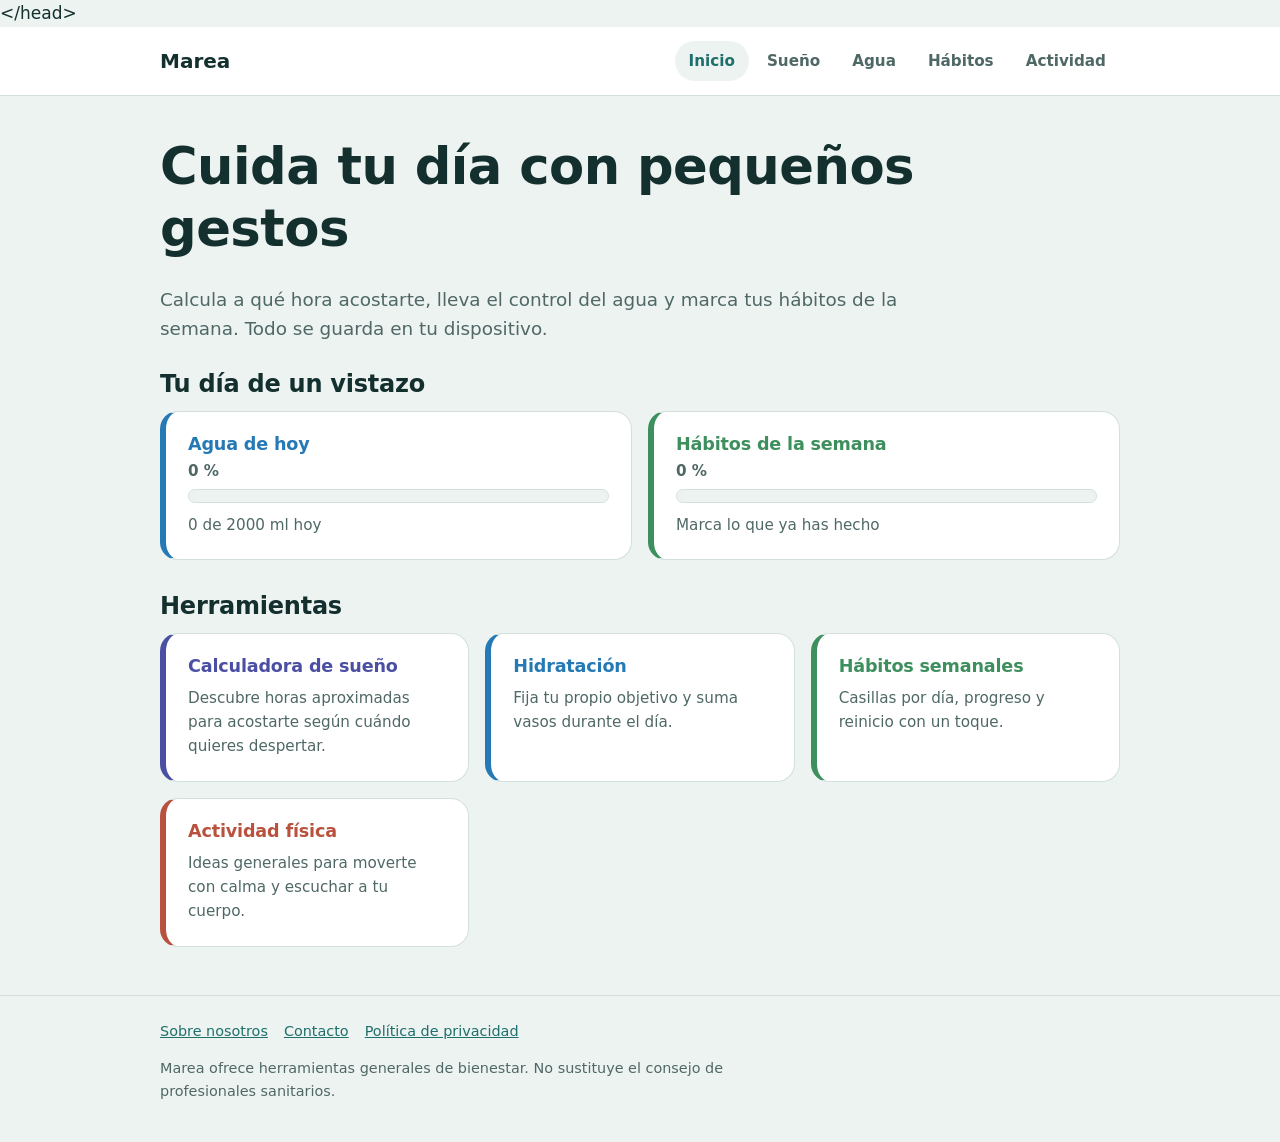
<file: index.html>
<!DOCTYPE html>
<html lang="es">
<head>
<meta charset="utf-8">
<meta name="viewport" content="width=device-width, initial-scale=1, viewport-fit=cover">
<title>Marea · Bienestar diario: sueño, agua y hábitos</title>
<meta name="description" content="Marea reúne en un solo lugar una calculadora de sueño, un registro de hidratación y un seguimiento semanal de hábitos. Gratis y sin cuenta.">
<link rel="canonical" href="https://www.tudominio.com/">
<meta property="og:type" content="website"><meta property="og:title" content="Marea · Bienestar diario: sueño, agua y hábitos"><meta property="og:description" content="Marea reúne en un solo lugar una calculadora de sueño, un registro de hidratación y un seguimiento semanal de hábitos. Gratis y sin cuenta."><meta property="og:url" content="https://www.tudominio.com/">
<meta name="theme-color" content="#1F6F6B">
<link rel="stylesheet" href="styles.css">
<<script async src="https://pagead2.googlesyndication.com/pagead/js/adsbygoogle.js?client=ca-pub-8808533759212569"
     crossorigin="anonymous"></script><meta name="google-site-verification" content="rITn4-ZE6r07YcSL0vhESc8Y4SwyfIQvwp9Gv-EHrpY" />/head>
<body>
<a class="skip" href="#contenido">Saltar al contenido</a>
<header class="top"><div class="wrap"><a class="brand" href="index.html">Marea</a>
<nav class="main" aria-label="Principal"><ul><li><a href="index.html" aria-current="page">Inicio</a></li><li><a href="sueno.html">Sueño</a></li><li><a href="hidratacion.html">Agua</a></li><li><a href="habitos.html">Hábitos</a></li><li><a href="actividad.html">Actividad</a></li></ul></nav></div></header>
<main id="contenido"><div class="wrap">

<section class="hero"><h1>Cuida tu día con pequeños gestos</h1>
<p>Calcula a qué hora acostarte, lleva el control del agua y marca tus hábitos de la semana. Todo se guarda en tu dispositivo.</p></section>
<h2>Tu día de un vistazo</h2>
<div class="grid">
<a class="card tile" href="hidratacion.html" style="--c:var(--water)"><h3>Agua de hoy</h3><p class="big" id="home-water">0 %</p><div class="bar" style="margin:10px 0"><i id="home-water-bar"></i></div><p id="home-water-txt">Abre Agua para empezar</p></a>
<a class="card tile" href="habitos.html" style="--c:var(--habit)"><h3>Hábitos de la semana</h3><p class="big" id="home-habit">0 %</p><div class="bar" style="margin:10px 0"><i id="home-habit-bar"></i></div><p>Marca lo que ya has hecho</p></a>
</div>
<h2 style="margin-top:32px">Herramientas</h2>
<div class="grid">
<a class="card tile" href="sueno.html" style="--c:var(--sleep)"><h3>Calculadora de sueño</h3><p>Descubre horas aproximadas para acostarte según cuándo quieres despertar.</p></a>
<a class="card tile" href="hidratacion.html" style="--c:var(--water)"><h3>Hidratación</h3><p>Fija tu propio objetivo y suma vasos durante el día.</p></a>
<a class="card tile" href="habitos.html" style="--c:var(--habit)"><h3>Hábitos semanales</h3><p>Casillas por día, progreso y reinicio con un toque.</p></a>
<a class="card tile" href="actividad.html" style="--c:var(--move)"><h3>Actividad física</h3><p>Ideas generales para moverte con calma y escuchar a tu cuerpo.</p></a>
</div>
</div></main>

<footer><div class="wrap"><p><a href="sobre-nosotros.html">Sobre nosotros</a><a href="contacto.html">Contacto</a><a href="privacidad.html">Política de privacidad</a></p>
<p>Marea ofrece herramientas generales de bienestar. No sustituye el consejo de profesionales sanitarios.</p></div></footer>
<script src="app.js" defer></script>
</body>
</html>
</file>
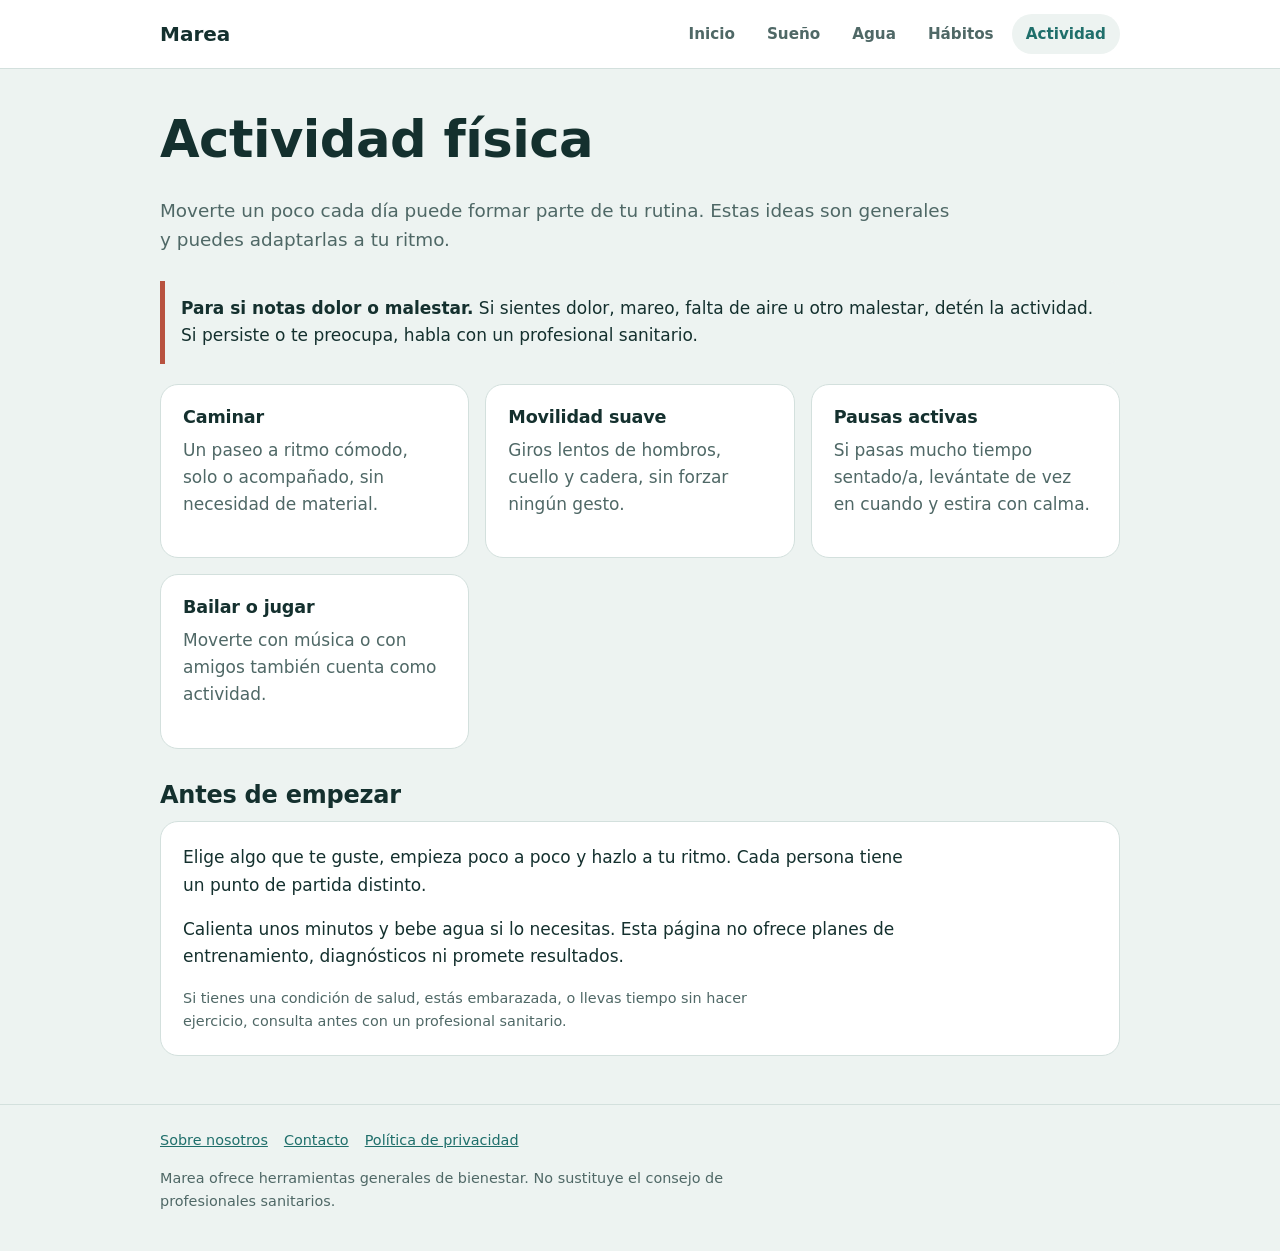
<file: actividad.html>
<!DOCTYPE html>
<html lang="es">
<head>
<meta charset="utf-8">
<meta name="viewport" content="width=device-width, initial-scale=1, viewport-fit=cover">
<title>Actividad física general · Marea</title>
<meta name="description" content="Ideas generales para moverte con calma y a tu ritmo, con recordatorios para parar si notas dolor o malestar. Información orientativa, no médica.">
<link rel="canonical" href="https://www.tudominio.com/actividad.html">
<meta property="og:type" content="website"><meta property="og:title" content="Actividad física general · Marea"><meta property="og:description" content="Ideas generales para moverte con calma y a tu ritmo, con recordatorios para parar si notas dolor o malestar. Información orientativa, no médica."><meta property="og:url" content="https://www.tudominio.com/actividad.html">
<meta name="theme-color" content="#1F6F6B">
<link rel="stylesheet" href="styles.css">
</head>
<body>
<a class="skip" href="#contenido">Saltar al contenido</a>
<header class="top"><div class="wrap"><a class="brand" href="index.html">Marea</a>
<nav class="main" aria-label="Principal"><ul><li><a href="index.html">Inicio</a></li><li><a href="sueno.html">Sueño</a></li><li><a href="hidratacion.html">Agua</a></li><li><a href="habitos.html">Hábitos</a></li><li><a href="actividad.html" aria-current="page">Actividad</a></li></ul></nav></div></header>
<main id="contenido"><div class="wrap">

<section class="hero"><h1>Actividad física</h1><p>Moverte un poco cada día puede formar parte de tu rutina. Estas ideas son generales y puedes adaptarlas a tu ritmo.</p></section>
<div class="note" style="--c:var(--move);margin-bottom:20px"><strong>Para si notas dolor o malestar.</strong> Si sientes dolor, mareo, falta de aire u otro malestar, detén la actividad. Si persiste o te preocupa, habla con un profesional sanitario.</div>
<div class="grid">
<div class="card" style="--c:var(--move)"><h3>Caminar</h3><p class="muted">Un paseo a ritmo cómodo, solo o acompañado, sin necesidad de material.</p></div>
<div class="card"><h3>Movilidad suave</h3><p class="muted">Giros lentos de hombros, cuello y cadera, sin forzar ningún gesto.</p></div>
<div class="card"><h3>Pausas activas</h3><p class="muted">Si pasas mucho tiempo sentado/a, levántate de vez en cuando y estira con calma.</p></div>
<div class="card"><h3>Bailar o jugar</h3><p class="muted">Moverte con música o con amigos también cuenta como actividad.</p></div>
</div>
<h2 style="margin-top:32px">Antes de empezar</h2>
<div class="card stack"><p>Elige algo que te guste, empieza poco a poco y hazlo a tu ritmo. Cada persona tiene un punto de partida distinto.</p>
<p>Calienta unos minutos y bebe agua si lo necesitas. Esta página no ofrece planes de entrenamiento, diagnósticos ni promete resultados.</p>
<p class="small muted" style="margin:0">Si tienes una condición de salud, estás embarazada, o llevas tiempo sin hacer ejercicio, consulta antes con un profesional sanitario.</p></div>
</div></main>

<footer><div class="wrap"><p><a href="sobre-nosotros.html">Sobre nosotros</a><a href="contacto.html">Contacto</a><a href="privacidad.html">Política de privacidad</a></p>
<p>Marea ofrece herramientas generales de bienestar. No sustituye el consejo de profesionales sanitarios.</p></div></footer>
<script src="app.js" defer></script>
</body>
</html>
</file>
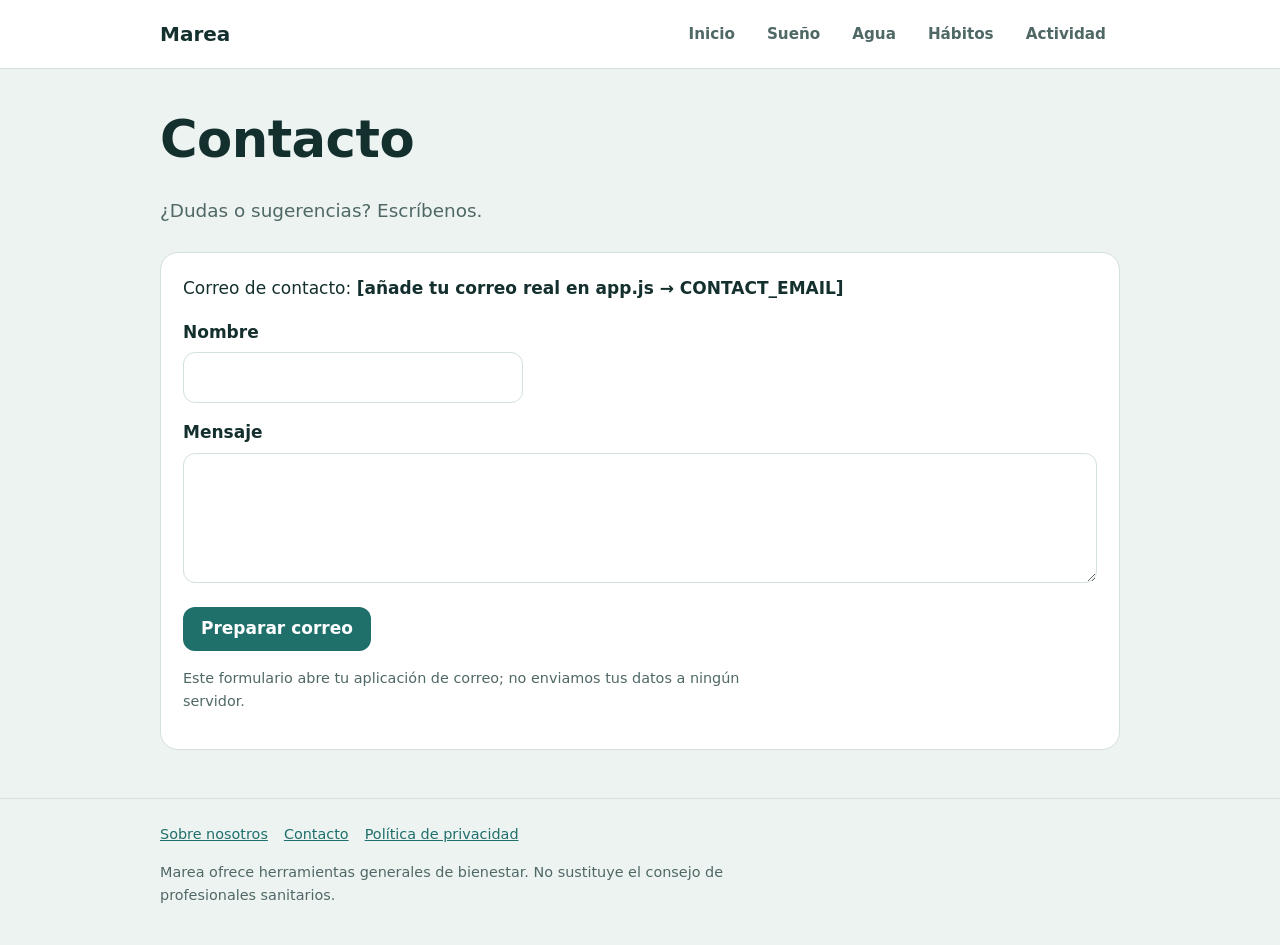
<file: contacto.html>
<!DOCTYPE html>
<html lang="es">
<head>
<meta charset="utf-8">
<meta name="viewport" content="width=device-width, initial-scale=1, viewport-fit=cover">
<title>Contacto · Marea</title>
<meta name="description" content="Escribe a Marea para dudas, sugerencias o comentarios sobre la web.">
<link rel="canonical" href="https://www.tudominio.com/contacto.html">
<meta property="og:type" content="website"><meta property="og:title" content="Contacto · Marea"><meta property="og:description" content="Escribe a Marea para dudas, sugerencias o comentarios sobre la web."><meta property="og:url" content="https://www.tudominio.com/contacto.html">
<meta name="theme-color" content="#1F6F6B">
<link rel="stylesheet" href="styles.css">
</head>
<body>
<a class="skip" href="#contenido">Saltar al contenido</a>
<header class="top"><div class="wrap"><a class="brand" href="index.html">Marea</a>
<nav class="main" aria-label="Principal"><ul><li><a href="index.html">Inicio</a></li><li><a href="sueno.html">Sueño</a></li><li><a href="hidratacion.html">Agua</a></li><li><a href="habitos.html">Hábitos</a></li><li><a href="actividad.html">Actividad</a></li></ul></nav></div></header>
<main id="contenido"><div class="wrap">

<section class="hero"><h1>Contacto</h1><p>¿Dudas o sugerencias? Escríbenos.</p></section>
<div class="card stack"><p>Correo de contacto: <strong id="email-shown">[añade tu correo real]</strong></p>
<form id="contact-form" class="stack"><div><label for="c-name">Nombre</label><input id="c-name" required autocomplete="name"></div>
<div><label for="c-msg">Mensaje</label><textarea id="c-msg" required></textarea></div>
<button class="btn" type="submit">Preparar correo</button><p id="contact-status" role="status" class="small muted"></p></form>
<p class="small muted">Este formulario abre tu aplicación de correo; no enviamos tus datos a ningún servidor.</p></div>
</div></main>

<footer><div class="wrap"><p><a href="sobre-nosotros.html">Sobre nosotros</a><a href="contacto.html">Contacto</a><a href="privacidad.html">Política de privacidad</a></p>
<p>Marea ofrece herramientas generales de bienestar. No sustituye el consejo de profesionales sanitarios.</p></div></footer>
<script src="app.js" defer></script>
</body>
</html>
</file>
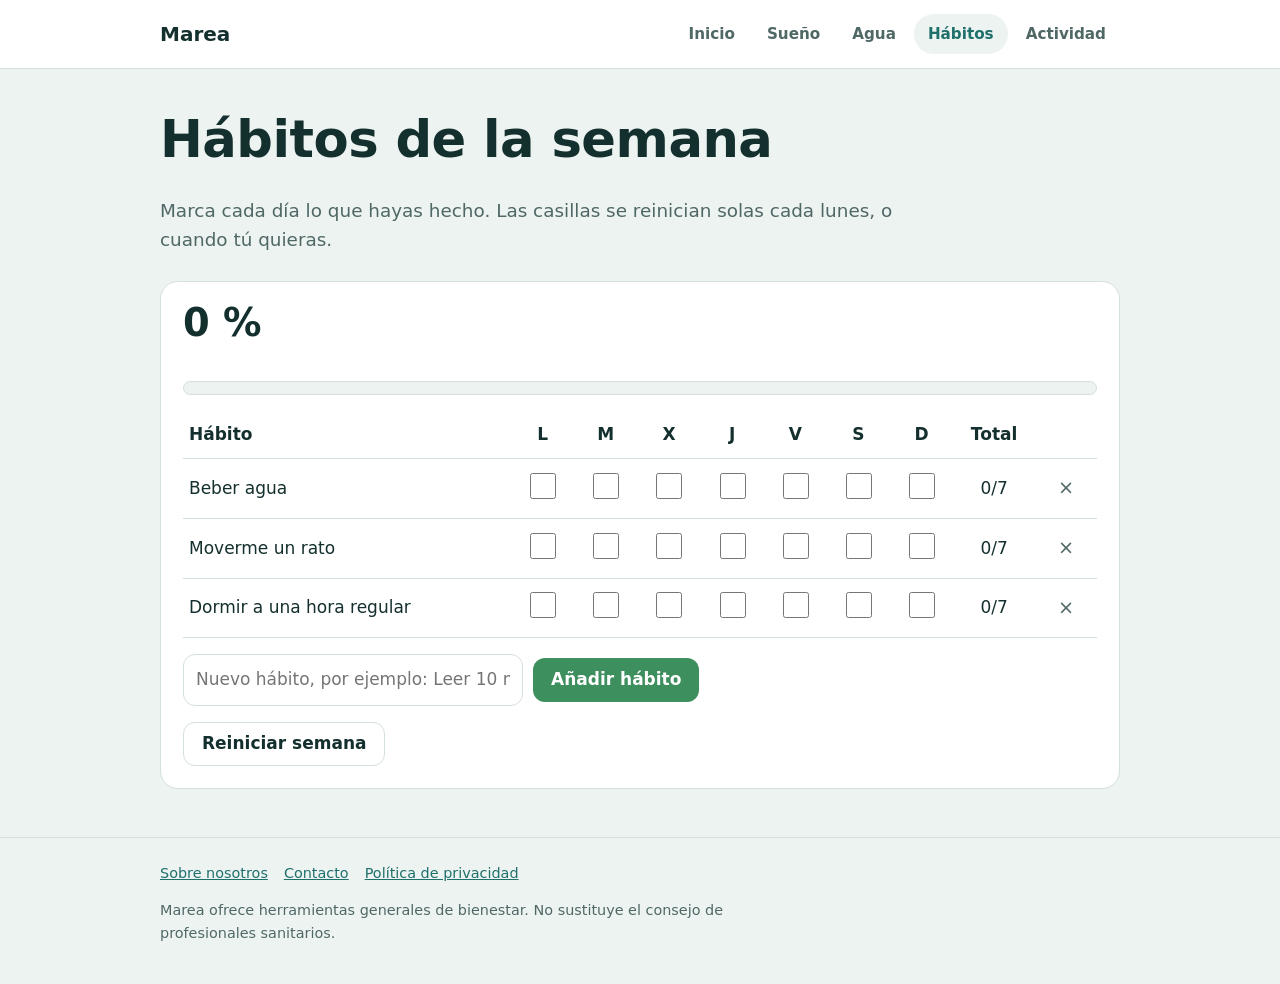
<file: habitos.html>
<!DOCTYPE html>
<html lang="es">
<head>
<meta charset="utf-8">
<meta name="viewport" content="width=device-width, initial-scale=1, viewport-fit=cover">
<title>Seguimiento semanal de hábitos · Marea</title>
<meta name="description" content="Marca tus hábitos de lunes a domingo, consulta tu progreso semanal y reinicia las casillas cuando quieras. Se guarda en tu navegador.">
<link rel="canonical" href="https://www.tudominio.com/habitos.html">
<meta property="og:type" content="website"><meta property="og:title" content="Seguimiento semanal de hábitos · Marea"><meta property="og:description" content="Marca tus hábitos de lunes a domingo, consulta tu progreso semanal y reinicia las casillas cuando quieras. Se guarda en tu navegador."><meta property="og:url" content="https://www.tudominio.com/habitos.html">
<meta name="theme-color" content="#1F6F6B">
<link rel="stylesheet" href="styles.css">
</head>
<body>
<a class="skip" href="#contenido">Saltar al contenido</a>
<header class="top"><div class="wrap"><a class="brand" href="index.html">Marea</a>
<nav class="main" aria-label="Principal"><ul><li><a href="index.html">Inicio</a></li><li><a href="sueno.html">Sueño</a></li><li><a href="hidratacion.html">Agua</a></li><li><a href="habitos.html" aria-current="page">Hábitos</a></li><li><a href="actividad.html">Actividad</a></li></ul></nav></div></header>
<main id="contenido"><div class="wrap">

<section class="hero"><h1>Hábitos de la semana</h1><p>Marca cada día lo que hayas hecho. Las casillas se reinician solas cada lunes, o cuando tú quieras.</p></section>
<div class="card stack" style="--c:var(--habit)">
<div><p class="big" style="--c:var(--habit)" id="habit-pct">0 %</p><div class="bar" style="--c:var(--habit);margin-top:10px" role="progressbar" aria-label="Progreso semanal"><i id="habit-bar"></i></div></div>
<div class="scroll"><table><thead><tr><th scope="col">Hábito</th><th scope="col">L</th><th scope="col">M</th><th scope="col">X</th><th scope="col">J</th><th scope="col">V</th><th scope="col">S</th><th scope="col">D</th><th scope="col">Total</th><th><span class="skip">Eliminar</span></th></tr></thead><tbody id="habit-body"></tbody></table></div>
<p id="habit-empty" class="muted" hidden>No hay hábitos. Añade el primero abajo.</p>
<form id="habit-form" class="row"><label for="habit-name" class="skip">Nuevo hábito</label><input id="habit-name" maxlength="40" placeholder="Nuevo hábito, por ejemplo: Leer 10 minutos" required><button class="btn" style="--c:var(--habit)" type="submit">Añadir hábito</button></form>
<div><button class="btn alt" id="habit-reset" type="button">Reiniciar semana</button></div></div>
</div></main>

<footer><div class="wrap"><p><a href="sobre-nosotros.html">Sobre nosotros</a><a href="contacto.html">Contacto</a><a href="privacidad.html">Política de privacidad</a></p>
<p>Marea ofrece herramientas generales de bienestar. No sustituye el consejo de profesionales sanitarios.</p></div></footer>
<script src="app.js" defer></script>
</body>
</html>
</file>
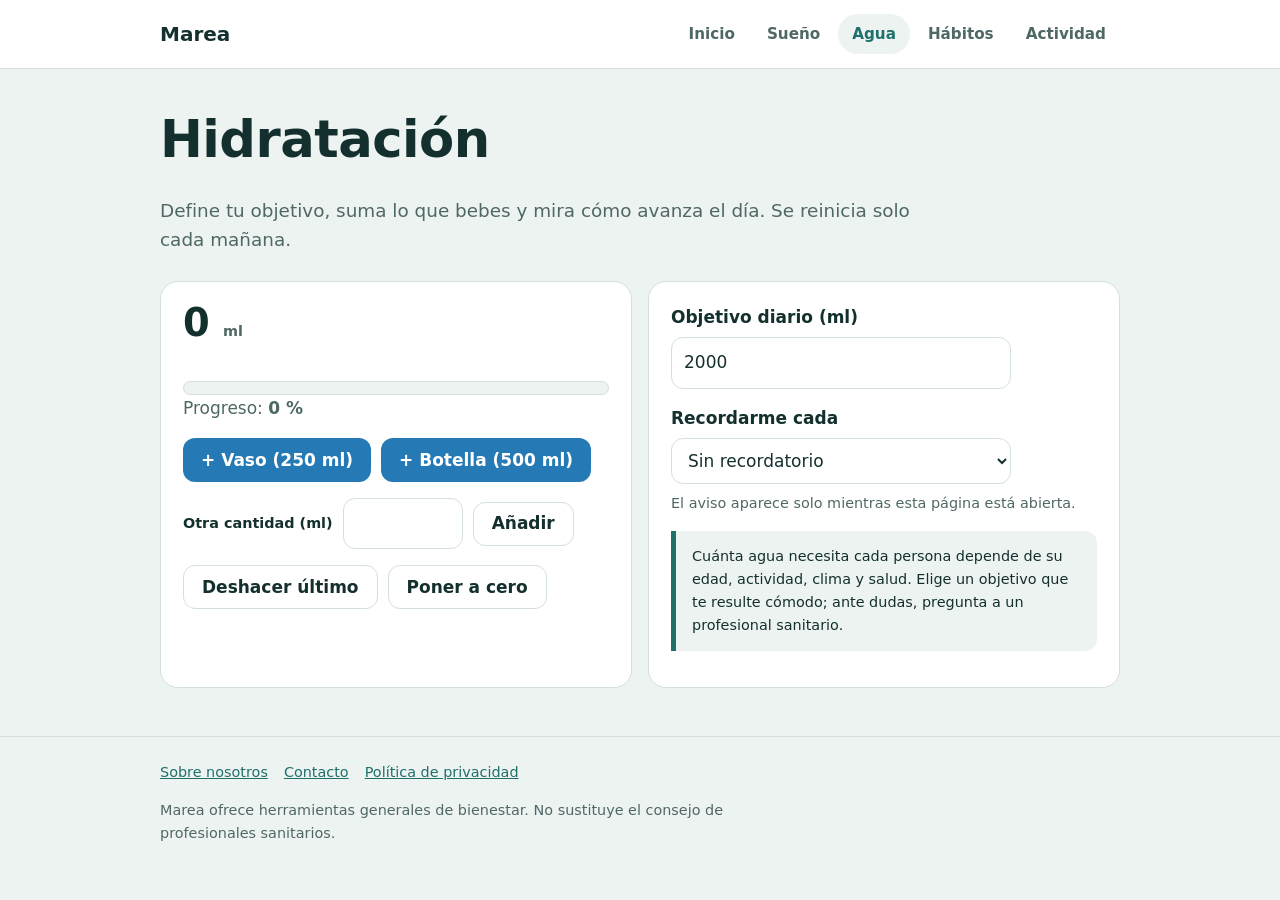
<file: hidratacion.html>
<!DOCTYPE html>
<html lang="es">
<head>
<meta charset="utf-8">
<meta name="viewport" content="width=device-width, initial-scale=1, viewport-fit=cover">
<title>Recordatorio de hidratación · Marea</title>
<meta name="description" content="Registra el agua que bebes, ajusta tu objetivo diario y activa recordatorios mientras tienes la página abierta. Tu progreso se guarda en tu navegador.">
<link rel="canonical" href="https://www.tudominio.com/hidratacion.html">
<meta property="og:type" content="website"><meta property="og:title" content="Recordatorio de hidratación · Marea"><meta property="og:description" content="Registra el agua que bebes, ajusta tu objetivo diario y activa recordatorios mientras tienes la página abierta. Tu progreso se guarda en tu navegador."><meta property="og:url" content="https://www.tudominio.com/hidratacion.html">
<meta name="theme-color" content="#1F6F6B">
<link rel="stylesheet" href="styles.css">
</head>
<body>
<a class="skip" href="#contenido">Saltar al contenido</a>
<header class="top"><div class="wrap"><a class="brand" href="index.html">Marea</a>
<nav class="main" aria-label="Principal"><ul><li><a href="index.html">Inicio</a></li><li><a href="sueno.html">Sueño</a></li><li><a href="hidratacion.html" aria-current="page">Agua</a></li><li><a href="habitos.html">Hábitos</a></li><li><a href="actividad.html">Actividad</a></li></ul></nav></div></header>
<main id="contenido"><div class="wrap">

<section class="hero"><h1>Hidratación</h1><p>Define tu objetivo, suma lo que bebes y mira cómo avanza el día. Se reinicia solo cada mañana.</p></section>
<div class="grid">
<div class="card stack" style="--c:var(--water)"><p class="big"><span id="water-ml">0</span> <span class="small muted">ml</span></p>
<div class="bar" role="progressbar" aria-label="Progreso de agua"><i id="water-bar"></i></div><p class="muted" style="margin:0">Progreso: <strong id="water-pct">0 %</strong></p>
<div class="row"><button class="btn" style="--c:var(--water)" data-add="250">+ Vaso (250 ml)</button><button class="btn" style="--c:var(--water)" data-add="500">+ Botella (500 ml)</button></div>
<form id="water-custom" class="row"><label for="water-amount" class="small" style="margin:0">Otra cantidad (ml)</label><input id="water-amount" type="number" min="1" max="3000" inputmode="numeric" style="max-width:120px"><button class="btn alt" type="submit">Añadir</button></form>
<div class="row"><button class="btn alt" id="water-undo" type="button">Deshacer último</button><button class="btn alt" id="water-reset" type="button">Poner a cero</button></div></div>
<div class="card stack"><div><label for="water-goal">Objetivo diario (ml)</label><input id="water-goal" type="number" min="250" max="6000" step="50" inputmode="numeric"></div>
<div><label for="water-remind">Recordarme cada</label><select id="water-remind"><option value="0">Sin recordatorio</option><option value="30">30 minutos</option><option value="60">1 hora</option><option value="90">1 hora y media</option></select>
<p class="small muted" style="margin-top:8px">El aviso aparece solo mientras esta página está abierta.</p></div>
<p class="note small">Cuánta agua necesita cada persona depende de su edad, actividad, clima y salud. Elige un objetivo que te resulte cómodo; ante dudas, pregunta a un profesional sanitario.</p></div>
</div>
</div></main>
<div class="toast" id="water-toast" role="status" hidden><span>Es buen momento para beber un poco de agua.</span><button id="toast-close" type="button">Cerrar</button></div>
<footer><div class="wrap"><p><a href="sobre-nosotros.html">Sobre nosotros</a><a href="contacto.html">Contacto</a><a href="privacidad.html">Política de privacidad</a></p>
<p>Marea ofrece herramientas generales de bienestar. No sustituye el consejo de profesionales sanitarios.</p></div></footer>
<script src="app.js" defer></script>
</body>
</html>
</file>
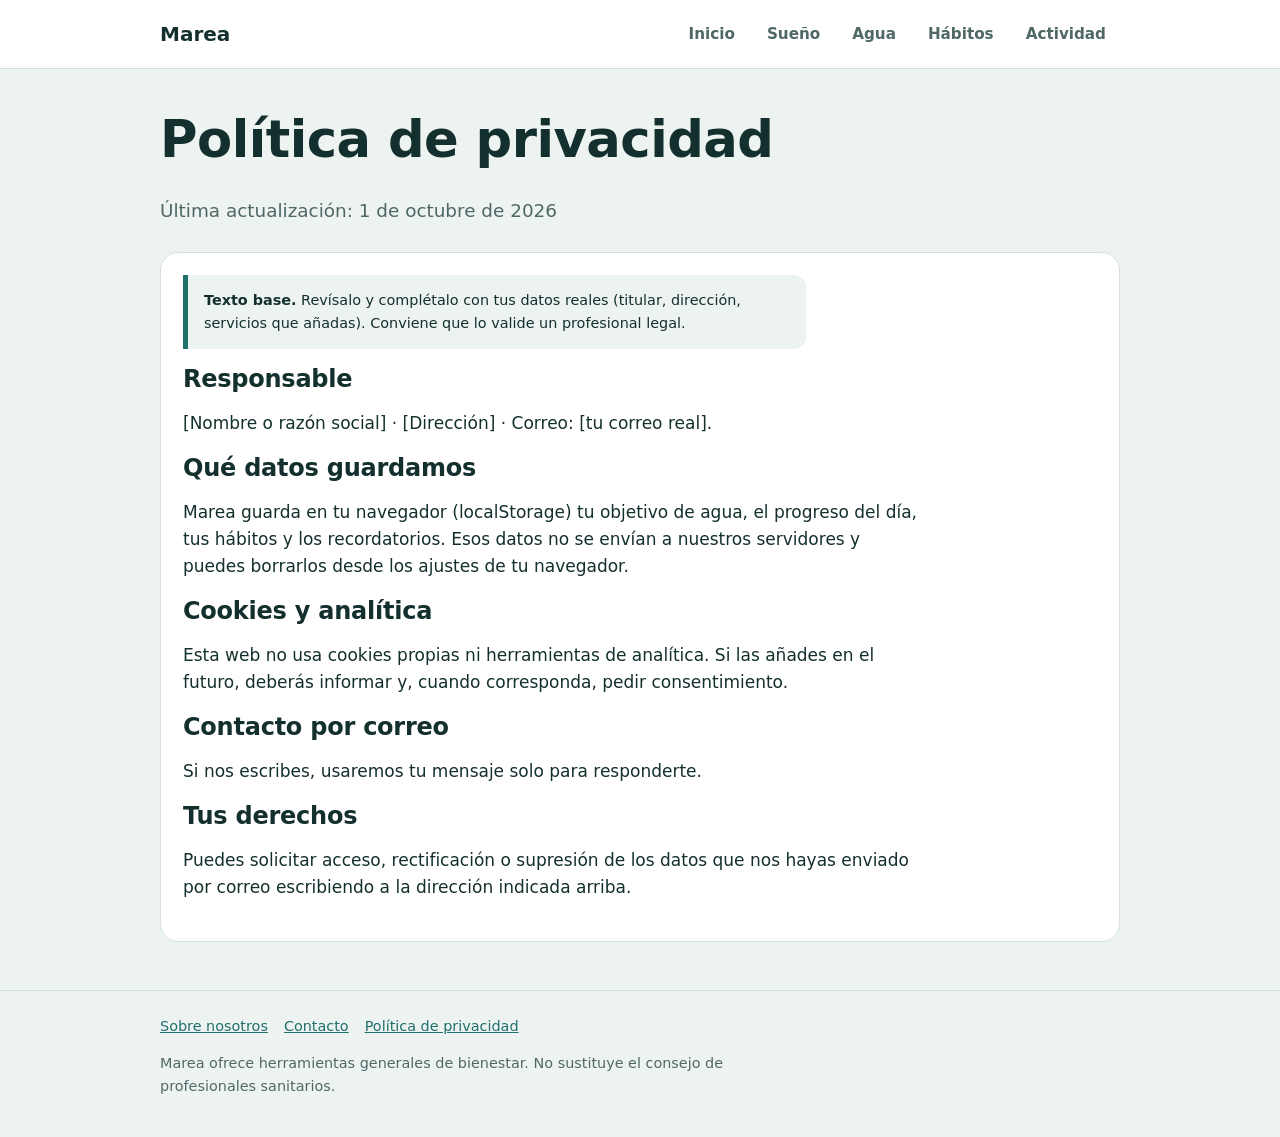
<file: privacidad.html>
<!DOCTYPE html>
<html lang="es">
<head>
<meta charset="utf-8">
<meta name="viewport" content="width=device-width, initial-scale=1, viewport-fit=cover">
<title>Política de privacidad · Marea</title>
<meta name="description" content="Política de privacidad base de Marea: qué datos se guardan en tu navegador, cookies y cómo contactar para consultas.">
<link rel="canonical" href="https://www.tudominio.com/privacidad.html">
<meta property="og:type" content="website"><meta property="og:title" content="Política de privacidad · Marea"><meta property="og:description" content="Política de privacidad base de Marea: qué datos se guardan en tu navegador, cookies y cómo contactar para consultas."><meta property="og:url" content="https://www.tudominio.com/privacidad.html">
<meta name="theme-color" content="#1F6F6B">
<link rel="stylesheet" href="styles.css">
</head>
<body>
<a class="skip" href="#contenido">Saltar al contenido</a>
<header class="top"><div class="wrap"><a class="brand" href="index.html">Marea</a>
<nav class="main" aria-label="Principal"><ul><li><a href="index.html">Inicio</a></li><li><a href="sueno.html">Sueño</a></li><li><a href="hidratacion.html">Agua</a></li><li><a href="habitos.html">Hábitos</a></li><li><a href="actividad.html">Actividad</a></li></ul></nav></div></header>
<main id="contenido"><div class="wrap">

<section class="hero"><h1>Política de privacidad</h1><p class="small muted">Última actualización: 1 de octubre de 2026</p></section>
<div class="card stack"><p class="note small"><strong>Texto base.</strong> Revísalo y complétalo con tus datos reales (titular, dirección, servicios que añadas). Conviene que lo valide un profesional legal.</p>
<h2>Responsable</h2><p>[Nombre o razón social] · [Dirección] · Correo: [tu correo real].</p>
<h2>Qué datos guardamos</h2><p>Marea guarda en tu navegador (localStorage) tu objetivo de agua, el progreso del día, tus hábitos y los recordatorios. Esos datos no se envían a nuestros servidores y puedes borrarlos desde los ajustes de tu navegador.</p>
<h2>Cookies y analítica</h2><p>Esta web no usa cookies propias ni herramientas de analítica. Si las añades en el futuro, deberás informar y, cuando corresponda, pedir consentimiento.</p>
<h2>Contacto por correo</h2><p>Si nos escribes, usaremos tu mensaje solo para responderte.</p>
<h2>Tus derechos</h2><p>Puedes solicitar acceso, rectificación o supresión de los datos que nos hayas enviado por correo escribiendo a la dirección indicada arriba.</p></div>
</div></main>

<footer><div class="wrap"><p><a href="sobre-nosotros.html">Sobre nosotros</a><a href="contacto.html">Contacto</a><a href="privacidad.html">Política de privacidad</a></p>
<p>Marea ofrece herramientas generales de bienestar. No sustituye el consejo de profesionales sanitarios.</p></div></footer>
<script src="app.js" defer></script>
</body>
</html>
</file>
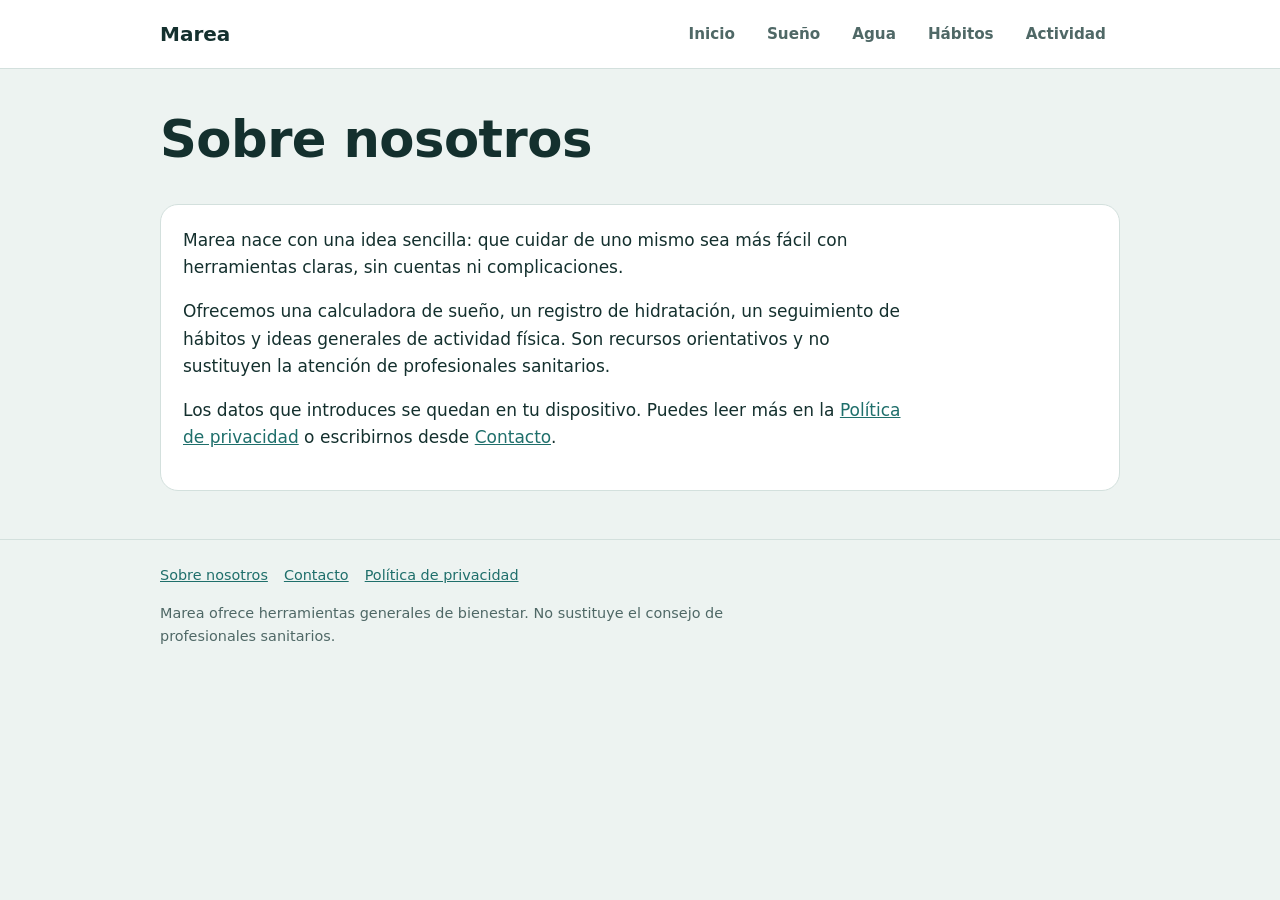
<file: sobre-nosotros.html>
<!DOCTYPE html>
<html lang="es">
<head>
<meta charset="utf-8">
<meta name="viewport" content="width=device-width, initial-scale=1, viewport-fit=cover">
<title>Sobre nosotros · Marea</title>
<meta name="description" content="Conoce Marea: un proyecto de herramientas sencillas para el bienestar diario, pensado para ser claro, gratuito y respetuoso con tu privacidad.">
<link rel="canonical" href="https://www.tudominio.com/sobre-nosotros.html">
<meta property="og:type" content="website"><meta property="og:title" content="Sobre nosotros · Marea"><meta property="og:description" content="Conoce Marea: un proyecto de herramientas sencillas para el bienestar diario, pensado para ser claro, gratuito y respetuoso con tu privacidad."><meta property="og:url" content="https://www.tudominio.com/sobre-nosotros.html">
<meta name="theme-color" content="#1F6F6B">
<link rel="stylesheet" href="styles.css">
</head>
<body>
<a class="skip" href="#contenido">Saltar al contenido</a>
<header class="top"><div class="wrap"><a class="brand" href="index.html">Marea</a>
<nav class="main" aria-label="Principal"><ul><li><a href="index.html">Inicio</a></li><li><a href="sueno.html">Sueño</a></li><li><a href="hidratacion.html">Agua</a></li><li><a href="habitos.html">Hábitos</a></li><li><a href="actividad.html">Actividad</a></li></ul></nav></div></header>
<main id="contenido"><div class="wrap">

<section class="hero"><h1>Sobre nosotros</h1></section>
<div class="card stack"><p>Marea nace con una idea sencilla: que cuidar de uno mismo sea más fácil con herramientas claras, sin cuentas ni complicaciones.</p>
<p>Ofrecemos una calculadora de sueño, un registro de hidratación, un seguimiento de hábitos y ideas generales de actividad física. Son recursos orientativos y no sustituyen la atención de profesionales sanitarios.</p>
<p>Los datos que introduces se quedan en tu dispositivo. Puedes leer más en la <a href="privacidad.html">Política de privacidad</a> o escribirnos desde <a href="contacto.html">Contacto</a>.</p></div>
</div></main>

<footer><div class="wrap"><p><a href="sobre-nosotros.html">Sobre nosotros</a><a href="contacto.html">Contacto</a><a href="privacidad.html">Política de privacidad</a></p>
<p>Marea ofrece herramientas generales de bienestar. No sustituye el consejo de profesionales sanitarios.</p></div></footer>
<script src="app.js" defer></script>
</body>
</html>
</file>
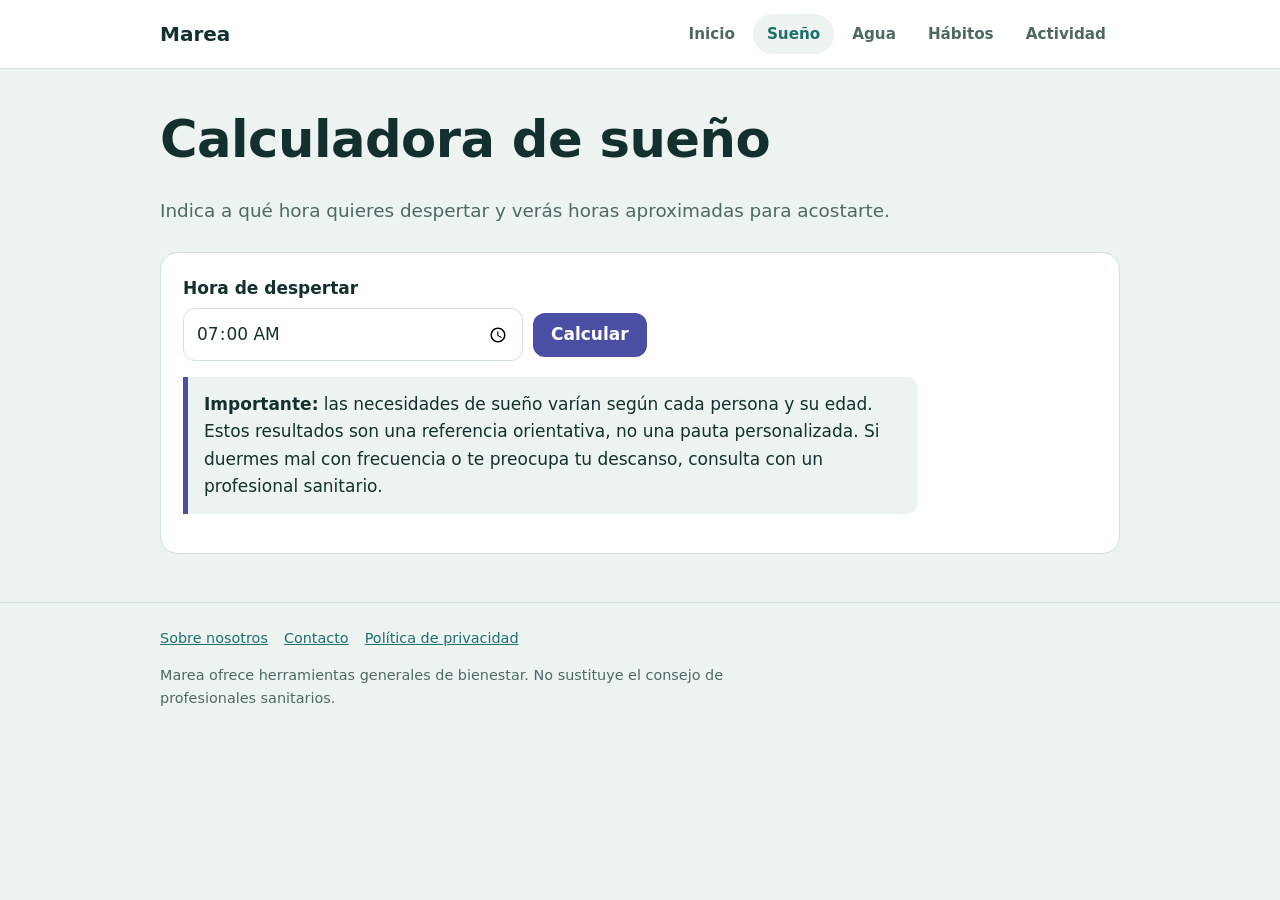
<file: sueno.html>
<!DOCTYPE html>
<html lang="es">
<head>
<meta charset="utf-8">
<meta name="viewport" content="width=device-width, initial-scale=1, viewport-fit=cover">
<title>Calculadora de sueño · Marea</title>
<meta name="description" content="Calcula horas aproximadas para acostarte según la hora a la que quieres despertar, usando ciclos de sueño de unos 90 minutos.">
<link rel="canonical" href="https://www.tudominio.com/sueno.html">
<meta property="og:type" content="website"><meta property="og:title" content="Calculadora de sueño · Marea"><meta property="og:description" content="Calcula horas aproximadas para acostarte según la hora a la que quieres despertar, usando ciclos de sueño de unos 90 minutos."><meta property="og:url" content="https://www.tudominio.com/sueno.html">
<meta name="theme-color" content="#1F6F6B">
<link rel="stylesheet" href="styles.css">
</head>
<body>
<a class="skip" href="#contenido">Saltar al contenido</a>
<header class="top"><div class="wrap"><a class="brand" href="index.html">Marea</a>
<nav class="main" aria-label="Principal"><ul><li><a href="index.html">Inicio</a></li><li><a href="sueno.html" aria-current="page">Sueño</a></li><li><a href="hidratacion.html">Agua</a></li><li><a href="habitos.html">Hábitos</a></li><li><a href="actividad.html">Actividad</a></li></ul></nav></div></header>
<main id="contenido"><div class="wrap">

<section class="hero"><h1>Calculadora de sueño</h1><p>Indica a qué hora quieres despertar y verás horas aproximadas para acostarte.</p></section>
<div class="card stack" style="--c:var(--sleep)">
<form id="sleep-form"><label for="wake">Hora de despertar</label>
<div class="row"><input type="time" id="wake" value="07:00" required><button class="btn" style="--c:var(--sleep)" type="submit">Calcular</button></div></form>
<div id="sleep-result" hidden><h2>Puedes acostarte sobre las</h2><ul class="times" id="sleep-out"></ul>
<p class="small muted" style="margin-top:12px">Cálculo: ciclos de unos 90 minutos más unos 15 minutos para quedarte dormido/a.</p></div>
<p class="note" style="--c:var(--sleep)"><strong>Importante:</strong> las necesidades de sueño varían según cada persona y su edad. Estos resultados son una referencia orientativa, no una pauta personalizada. Si duermes mal con frecuencia o te preocupa tu descanso, consulta con un profesional sanitario.</p>
</div>
</div></main>

<footer><div class="wrap"><p><a href="sobre-nosotros.html">Sobre nosotros</a><a href="contacto.html">Contacto</a><a href="privacidad.html">Política de privacidad</a></p>
<p>Marea ofrece herramientas generales de bienestar. No sustituye el consejo de profesionales sanitarios.</p></div></footer>
<script src="app.js" defer></script>
</body>
</html>
</file>
<file: styles.css>
:root{--bg:#EDF3F1;--surface:#fff;--ink:#14302E;--muted:#4F6866;--line:#D3E0DD;--teal:#1F6F6B;--sleep:#4B4FA3;--water:#2579B5;--habit:#3E8F5E;--move:#B8523F;--r:18px;--nav-h:64px}
@media (prefers-color-scheme:dark){:root{--bg:#0F1F1E;--surface:#17302E;--ink:#E6F1EF;--muted:#A3BDB9;--line:#274542;--teal:#5CC4BC;--sleep:#A3A6F0;--water:#7CC0F0;--habit:#7FD3A0;--move:#F0A090}}
*{box-sizing:border-box}html{scroll-behavior:smooth}
body{margin:0;background:var(--bg);color:var(--ink);font:17px/1.6 "DM Sans",system-ui,-apple-system,"Segoe UI",Roboto,sans-serif;padding-bottom:calc(var(--nav-h) + env(safe-area-inset-bottom))}
h1,h2,h3{line-height:1.2;margin:0 0 .5em;letter-spacing:-.01em}h1{font-size:clamp(2rem,6vw,3.2rem)}h2{font-size:1.5rem}h3{font-size:1.1rem}
p{margin:0 0 1em;max-width:68ch}a{color:var(--teal)}
:focus-visible{outline:3px solid var(--water);outline-offset:2px;border-radius:6px}
.skip{position:absolute;left:-999px}.skip:focus{left:8px;top:8px;background:var(--surface);padding:8px 12px;z-index:50}
.wrap{max-width:1000px;margin:0 auto;padding:0 20px}
.top{background:var(--surface);border-bottom:1px solid var(--line)}
.top .wrap{display:flex;align-items:center;justify-content:space-between;height:60px}
.brand{font-weight:700;font-size:1.25rem;color:var(--ink);text-decoration:none}
nav.main{position:fixed;bottom:0;left:0;right:0;z-index:20;background:var(--surface);border-top:1px solid var(--line);padding-bottom:env(safe-area-inset-bottom)}
nav.main ul{display:flex;list-style:none;margin:0;padding:0}nav.main li{flex:1}
nav.main a{display:flex;align-items:center;justify-content:center;height:var(--nav-h);font-size:.8rem;font-weight:600;color:var(--muted);text-decoration:none}
nav.main a[aria-current=page]{color:var(--teal);box-shadow:inset 0 3px 0 var(--teal)}
@media(min-width:760px){body{padding-bottom:0}
nav.main{position:static;border:0;background:none;padding:0}nav.main ul{gap:4px}
nav.main a{height:40px;padding:0 14px;border-radius:999px;font-size:.95rem}
nav.main a[aria-current=page]{background:var(--bg);box-shadow:none}
.top .wrap{height:68px}}
main{padding:28px 0 48px}
.hero{padding:12px 0 8px}.hero p{font-size:1.15rem;color:var(--muted)}
.grid{display:grid;gap:16px;grid-template-columns:repeat(auto-fit,minmax(250px,1fr))}
.card{background:var(--surface);border:1px solid var(--line);border-radius:var(--r);padding:22px}
.tile{display:block;text-decoration:none;color:inherit;border-left:6px solid var(--c,var(--teal))}
.tile h3{color:var(--c,var(--teal))}.tile p{margin:0;color:var(--muted);font-size:.95rem}
.stack>*+*{margin-top:16px}
.bar{height:14px;background:var(--bg);border-radius:99px;overflow:hidden;border:1px solid var(--line)}
.bar>i{display:block;height:100%;width:0;background:var(--c,var(--teal));transition:width .4s}
.big{font-size:2.4rem;font-weight:700;line-height:1}
.muted{color:var(--muted)}.small{font-size:.9rem}
label{display:block;font-weight:600;margin-bottom:6px}
input,select,textarea,button{font:inherit;color:inherit}
input,select,textarea{width:100%;max-width:340px;padding:11px 12px;border:1.5px solid var(--line);border-radius:12px;background:var(--surface)}
textarea{max-width:100%;min-height:130px}
.btn{display:inline-flex;align-items:center;justify-content:center;min-height:44px;padding:0 18px;border:0;border-radius:12px;background:var(--c,var(--teal));color:#fff;font-weight:600;cursor:pointer}
@media(prefers-color-scheme:dark){.btn{color:#0F1F1E}}
.btn.alt{background:transparent;color:var(--ink);border:1.5px solid var(--line)}
.row{display:flex;flex-wrap:wrap;gap:10px;align-items:center}
.times{list-style:none;padding:0;margin:0;display:grid;gap:10px;grid-template-columns:repeat(auto-fit,minmax(170px,1fr))}
.times li{border:1.5px solid var(--line);border-radius:14px;padding:14px}.times strong{display:block;font-size:2rem;color:var(--sleep)}
.note{background:var(--bg);border-left:5px solid var(--c,var(--teal));padding:14px 16px;border-radius:0 12px 12px 0}
.toast{position:fixed;left:12px;right:12px;bottom:calc(var(--nav-h) + 14px);max-width:460px;margin:auto;background:var(--water);color:#fff;padding:14px 16px;border-radius:14px;z-index:30;display:flex;justify-content:space-between;gap:12px}
.toast[hidden]{display:none}.toast button{background:none;border:0;color:inherit;font-weight:700;cursor:pointer}
.scroll{overflow-x:auto}
table{border-collapse:collapse;width:100%;min-width:560px}
th,td{padding:10px 6px;text-align:center;border-bottom:1px solid var(--line)}
th:first-child,td:first-child{text-align:left;min-width:150px}
td input[type=checkbox]{width:26px;height:26px;accent-color:var(--habit);cursor:pointer}
.x{background:none;border:0;color:var(--muted);cursor:pointer;font-size:1.2rem;padding:4px 8px}
footer{border-top:1px solid var(--line);padding:24px 0;color:var(--muted);font-size:.9rem}
footer a{margin-right:16px}
</file>
